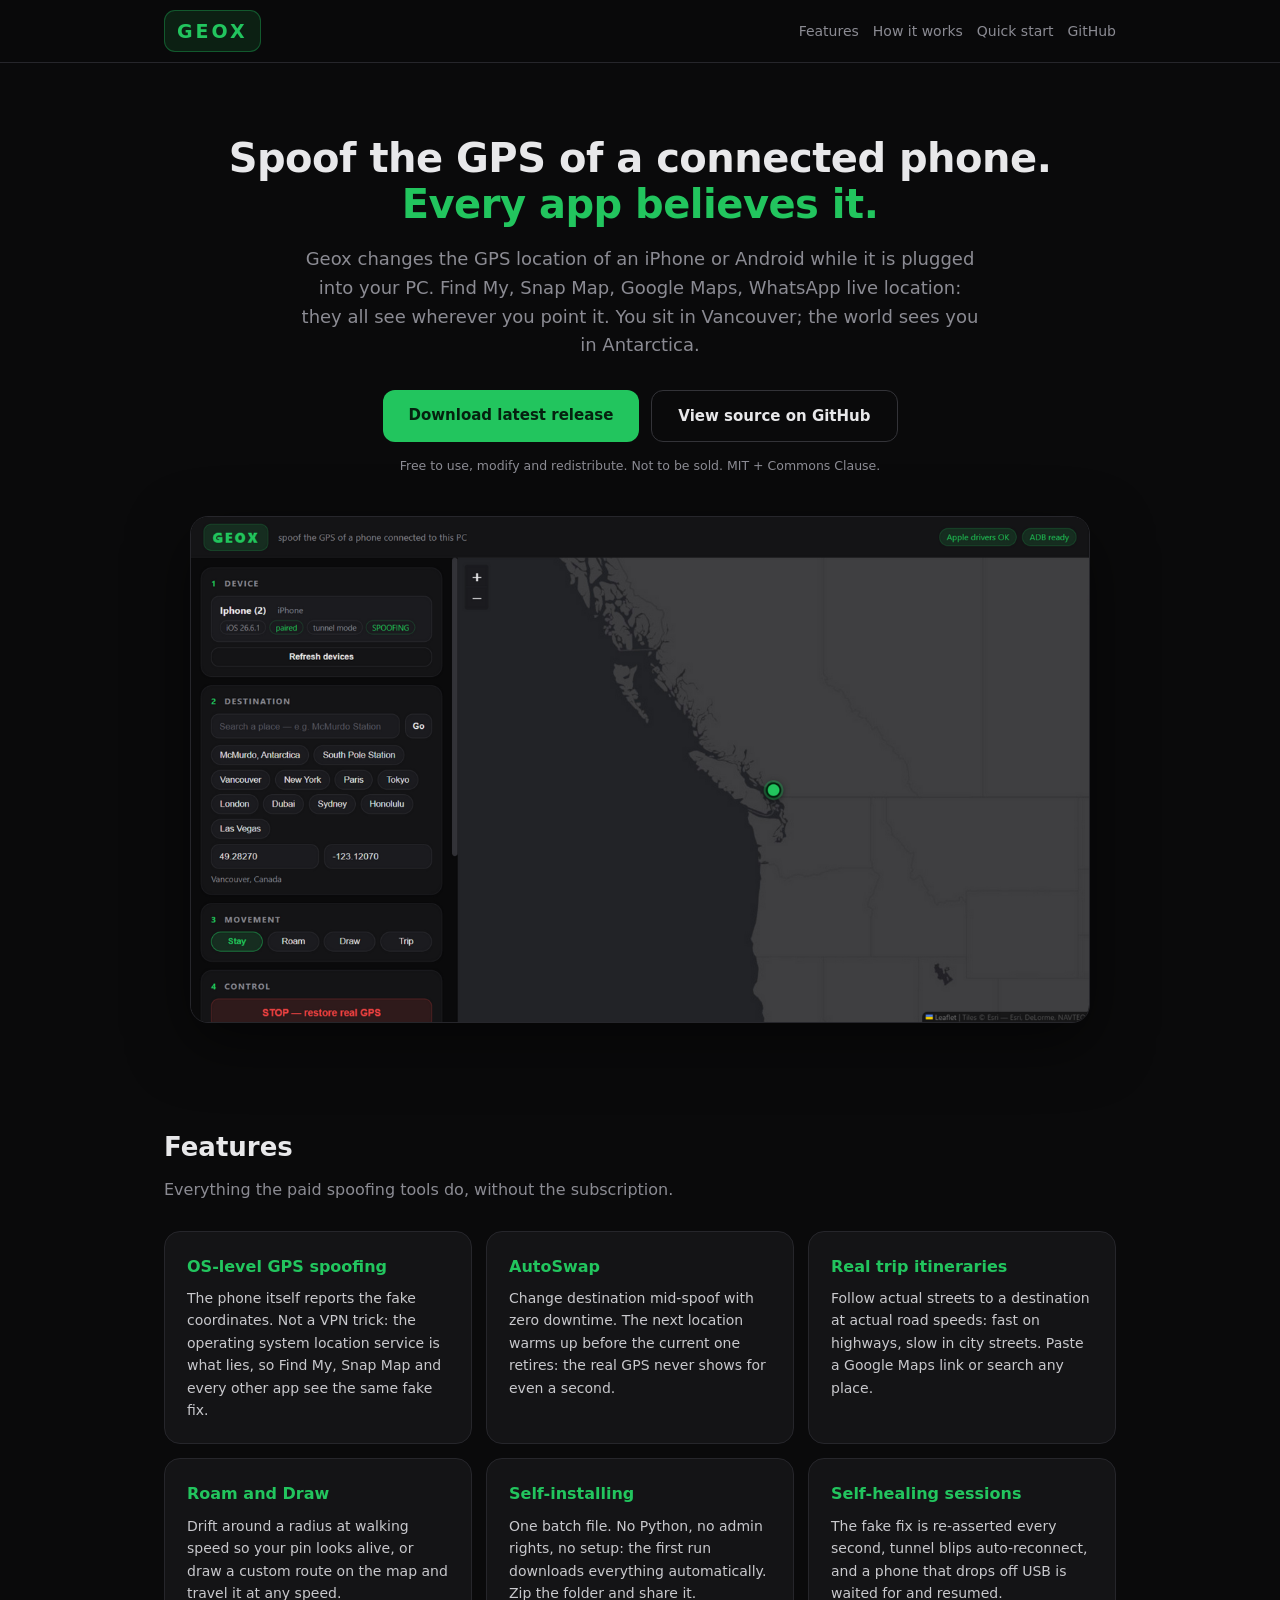
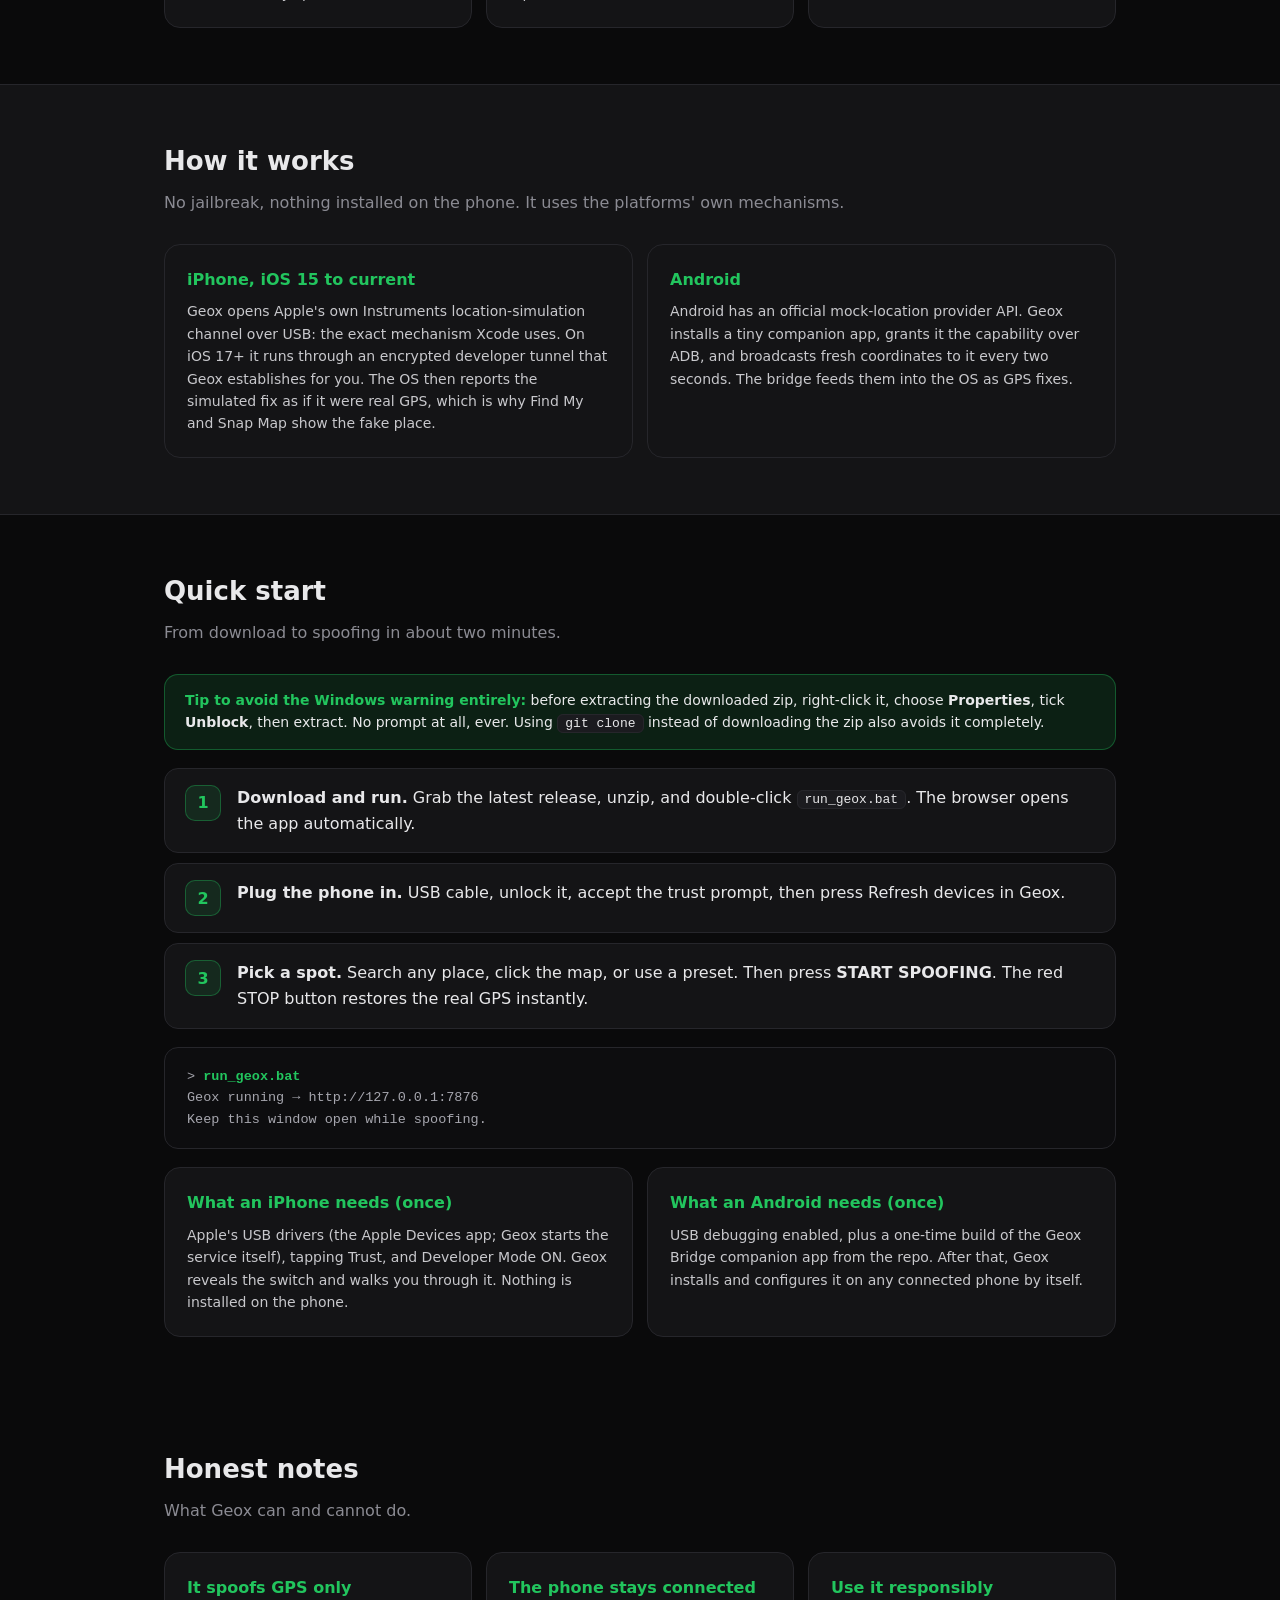
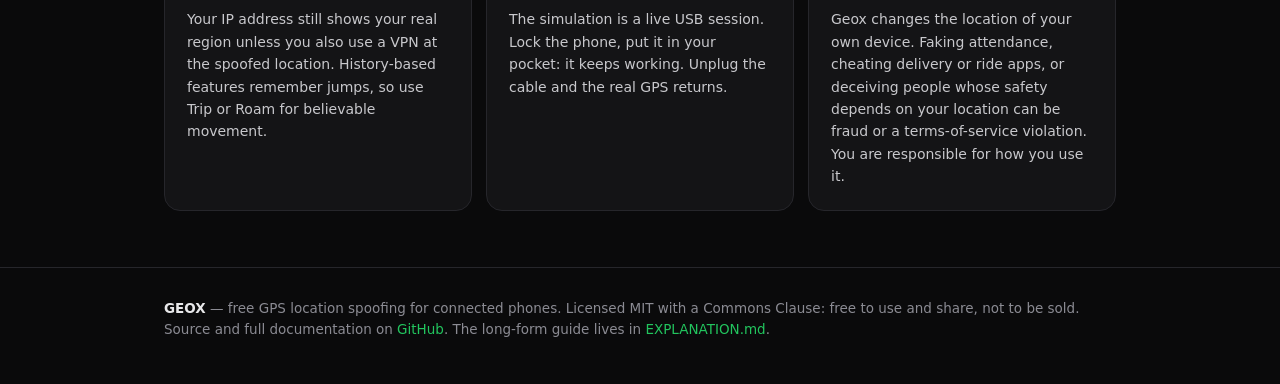
<file: docs/index.html>
<!DOCTYPE html>
<html lang="en">
<head>
<meta charset="utf-8">
<meta name="viewport" content="width=device-width, initial-scale=1">
<title>Geox — free GPS location spoofer for connected phones</title>
<meta name="description" content="Change the GPS location of an iPhone or Android connected to your PC. Find My, Snap Map and every other app see the fake location. Free and open to use.">
<link rel="icon" href="data:image/svg+xml,%3Csvg xmlns='http://www.w3.org/2000/svg' viewBox='0 0 32 32'%3E%3Crect width='32' height='32' rx='8' fill='%230a0a0b'/%3E%3Ctext x='16' y='22' font-size='14' font-family='Arial' font-weight='bold' fill='%2322c55e' text-anchor='middle'%3EG%3C/text%3E%3C/svg%3E">
<style>
  :root {
    --bg: #0a0a0b; --panel: #141416; --panel2: #1b1b1f;
    --border: #26262b; --border2: #333338;
    --text: #e8e8ea; --muted: #8b8b93;
    --green: #22c55e; --green-soft: rgba(34,197,94,.12); --green-line: rgba(34,197,94,.35);
  }
  * { box-sizing: border-box; margin: 0; }
  body {
    background: var(--bg); color: var(--text);
    font-family: "Segoe UI", system-ui, -apple-system, sans-serif;
    line-height: 1.6;
  }
  .wrap { max-width: 1000px; margin: 0 auto; padding: 0 24px; }

  header {
    position: sticky; top: 0; z-index: 10;
    background: rgba(10,10,11,.85); backdrop-filter: blur(8px);
    border-bottom: 1px solid var(--border);
  }
  .nav { display: flex; align-items: center; gap: 14px; height: 62px; }
  .logo {
    font-weight: 800; font-size: 19px; letter-spacing: 3px; color: var(--green);
    background: var(--green-soft); border: 1px solid var(--green-line);
    border-radius: 11px; padding: 5px 12px;
  }
  .nav .spacer { flex: 1; }
  .nav a { color: var(--muted); text-decoration: none; font-size: 14px; }
  .nav a:hover { color: var(--green); }

  .hero { text-align: center; padding: 72px 0 48px; }
  .hero h1 { font-size: 40px; line-height: 1.15; letter-spacing: -.5px; }
  .hero h1 em { font-style: normal; color: var(--green); }
  .hero p { color: var(--muted); font-size: 18px; max-width: 680px; margin: 18px auto 0; }
  .cta { display: flex; gap: 12px; justify-content: center; margin-top: 30px; flex-wrap: wrap; }
  .btn {
    display: inline-block; padding: 13px 26px; border-radius: 12px;
    font-weight: 700; font-size: 15px; text-decoration: none; transition: all .15s;
  }
  .btn.primary { background: var(--green); color: #05210f; }
  .btn.primary:hover { filter: brightness(1.1); }
  .btn.ghost { border: 1px solid var(--border2); color: var(--text); }
  .btn.ghost:hover { border-color: var(--green-line); color: var(--green); }
  .version { color: var(--muted); font-size: 12.5px; margin-top: 14px; }

  .shot {
    margin: 40px auto 0; max-width: 900px;
    border: 1px solid var(--border); border-radius: 18px; overflow: hidden;
    box-shadow: 0 20px 60px rgba(0,0,0,.5);
  }
  .shot img { width: 100%; display: block; }

  section { padding: 56px 0; }
  section h2 { font-size: 26px; margin-bottom: 8px; }
  section .sub { color: var(--muted); margin-bottom: 28px; }

  .grid { display: grid; grid-template-columns: repeat(auto-fit, minmax(280px, 1fr)); gap: 14px; }
  .card {
    background: var(--panel); border: 1px solid var(--border); border-radius: 16px; padding: 22px;
  }
  .card h3 { font-size: 16px; margin-bottom: 8px; color: var(--green); }
  .card p { color: #c8c8cc; font-size: 14px; }

  .steps { counter-reset: step; }
  .step {
    display: flex; gap: 16px; align-items: flex-start;
    background: var(--panel); border: 1px solid var(--border); border-radius: 14px;
    padding: 16px 20px; margin-bottom: 10px;
  }
  .step::before {
    counter-increment: step; content: counter(step);
    flex: 0 0 34px; height: 34px; display: grid; place-items: center;
    background: var(--green-soft); border: 1px solid var(--green-line);
    color: var(--green); border-radius: 10px; font-weight: 800;
  }
  code {
    background: var(--panel2); border: 1px solid var(--border);
    border-radius: 6px; padding: 1px 7px; font-size: 13px;
    font-family: Consolas, "Cascadia Mono", monospace;
  }
  .terminal {
    background: #0d0d0f; border: 1px solid var(--border); border-radius: 14px;
    padding: 18px 22px; font-family: Consolas, monospace; font-size: 13.5px;
    color: #a6a6ae; margin: 18px 0;
  }
  .terminal b { color: var(--green); font-weight: 600; }

  .two { display: grid; grid-template-columns: 1fr 1fr; gap: 14px; }
  @media (max-width: 720px) { .two { grid-template-columns: 1fr; } .hero h1 { font-size: 30px; } }

  .note {
    background: var(--panel); border: 1px solid rgba(239,68,68,.35); border-radius: 16px;
    padding: 20px 24px; color: #c8c8cc; font-size: 14px;
  }
  .note b { color: var(--text); }

  footer { border-top: 1px solid var(--border); padding: 30px 0 44px; color: var(--muted); font-size: 13.5px; }
  footer a { color: var(--green); text-decoration: none; }
</style>
</head>
<body>

<header>
  <div class="wrap nav">
    <div class="logo">GEOX</div>
    <span class="spacer"></span>
    <a href="#features">Features</a>
    <a href="#how">How it works</a>
    <a href="#start">Quick start</a>
    <a href="https://github.com/arx33d/Geox">GitHub</a>
  </div>
</header>

<div class="wrap hero">
  <h1>Spoof the GPS of a connected phone.<br><em>Every app believes it.</em></h1>
  <p>Geox changes the GPS location of an iPhone or Android while it is plugged into your PC.
     Find My, Snap Map, Google Maps, WhatsApp live location: they all see wherever you point it.
     You sit in Vancouver; the world sees you in Antarctica.</p>
  <div class="cta">
    <a class="btn primary" href="https://github.com/arx33d/Geox/releases/latest">Download latest release</a>
    <a class="btn ghost" href="https://github.com/arx33d/Geox">View source on GitHub</a>
  </div>
  <div class="version">Free to use, modify and redistribute. Not to be sold. MIT + Commons Clause.</div>
  <div class="shot"><img src="screenshot.png" alt="The Geox app planning a trip itinerary"></div>
</div>

<section id="features">
  <div class="wrap">
    <h2>Features</h2>
    <p class="sub">Everything the paid spoofing tools do, without the subscription.</p>
    <div class="grid">
      <div class="card"><h3>OS-level GPS spoofing</h3><p>The phone itself reports the fake coordinates. Not a VPN trick: the operating system location service is what lies, so Find My, Snap Map and every other app see the same fake fix.</p></div>
      <div class="card"><h3>AutoSwap</h3><p>Change destination mid-spoof with zero downtime. The next location warms up before the current one retires: the real GPS never shows for even a second.</p></div>
      <div class="card"><h3>Real trip itineraries</h3><p>Follow actual streets to a destination at actual road speeds: fast on highways, slow in city streets. Paste a Google Maps link or search any place.</p></div>
      <div class="card"><h3>Roam and Draw</h3><p>Drift around a radius at walking speed so your pin looks alive, or draw a custom route on the map and travel it at any speed.</p></div>
      <div class="card"><h3>Self-installing</h3><p>One batch file. No Python, no admin rights, no setup: the first run downloads everything automatically. Zip the folder and share it.</p></div>
      <div class="card"><h3>Self-healing sessions</h3><p>The fake fix is re-asserted every second, tunnel blips auto-reconnect, and a phone that drops off USB is waited for and resumed.</p></div>
    </div>
  </div>
</section>

<section id="how" style="background:var(--panel); border-top:1px solid var(--border); border-bottom:1px solid var(--border);">
  <div class="wrap">
    <h2>How it works</h2>
    <p class="sub">No jailbreak, nothing installed on the phone. It uses the platforms' own mechanisms.</p>
    <div class="two">
      <div class="card"><h3>iPhone, iOS 15 to current</h3><p>Geox opens Apple's own Instruments location-simulation channel over USB: the exact mechanism Xcode uses. On iOS 17+ it runs through an encrypted developer tunnel that Geox establishes for you. The OS then reports the simulated fix as if it were real GPS, which is why Find My and Snap Map show the fake place.</p></div>
      <div class="card"><h3>Android</h3><p>Android has an official mock-location provider API. Geox installs a tiny companion app, grants it the capability over ADB, and broadcasts fresh coordinates to it every two seconds. The bridge feeds them into the OS as GPS fixes.</p></div>
    </div>
  </div>
</section>

<section id="start">
  <div class="wrap">
    <h2>Quick start</h2>
    <p class="sub">From download to spoofing in about two minutes.</p>
    <div style="background:var(--green-soft); border:1px solid var(--green-line); border-radius:14px; padding:14px 20px; font-size:14px; margin-bottom:18px;">
      <b style="color:var(--green)">Tip to avoid the Windows warning entirely:</b> before extracting the downloaded zip,
      right-click it, choose <b>Properties</b>, tick <b>Unblock</b>, then extract. No prompt at all, ever.
      Using <code>git clone</code> instead of downloading the zip also avoids it completely.
    </div>
    <div class="steps">
      <div class="step"><div><b>Download and run.</b> Grab the latest release, unzip, and double-click <code>run_geox.bat</code>. The browser opens the app automatically.</div></div>
      <div class="step"><div><b>Plug the phone in.</b> USB cable, unlock it, accept the trust prompt, then press Refresh devices in Geox.</div></div>
      <div class="step"><div><b>Pick a spot.</b> Search any place, click the map, or use a preset. Then press <b>START SPOOFING</b>. The red STOP button restores the real GPS instantly.</div></div>
    </div>
    <div class="terminal">
      &gt; <b>run_geox.bat</b><br>
      Geox running → http://127.0.0.1:7876<br>
      Keep this window open while spoofing.
    </div>
    <div class="two">
      <div class="card"><h3>What an iPhone needs (once)</h3><p>Apple's USB drivers (the Apple Devices app; Geox starts the service itself), tapping Trust, and Developer Mode ON. Geox reveals the switch and walks you through it. Nothing is installed on the phone.</p></div>
      <div class="card"><h3>What an Android needs (once)</h3><p>USB debugging enabled, plus a one-time build of the Geox Bridge companion app from the repo. After that, Geox installs and configures it on any connected phone by itself.</p></div>
    </div>
  </div>
</section>

<section>
  <div class="wrap">
    <h2>Honest notes</h2>
    <p class="sub">What Geox can and cannot do.</p>
    <div class="grid">
      <div class="card"><h3>It spoofs GPS only</h3><p>Your IP address still shows your real region unless you also use a VPN at the spoofed location. History-based features remember jumps, so use Trip or Roam for believable movement.</p></div>
      <div class="card"><h3>The phone stays connected</h3><p>The simulation is a live USB session. Lock the phone, put it in your pocket: it keeps working. Unplug the cable and the real GPS returns.</p></div>
      <div class="card"><h3>Use it responsibly</h3><p>Geox changes the location of your own device. Faking attendance, cheating delivery or ride apps, or deceiving people whose safety depends on your location can be fraud or a terms-of-service violation. You are responsible for how you use it.</p></div>
    </div>
  </div>
</section>

<footer>
  <div class="wrap">
    <p><b style="color:var(--text)">GEOX</b> — free GPS location spoofing for connected phones. Licensed MIT with a Commons Clause: free to use and share, not to be sold.</p>
    <p>Source and full documentation on <a href="https://github.com/arx33d/Geox">GitHub</a>. The long-form guide lives in <a href="https://github.com/arx33d/Geox/blob/main/EXPLANATION.md">EXPLANATION.md</a>.</p>
  </div>
</footer>

</body>
</html>
</file>
